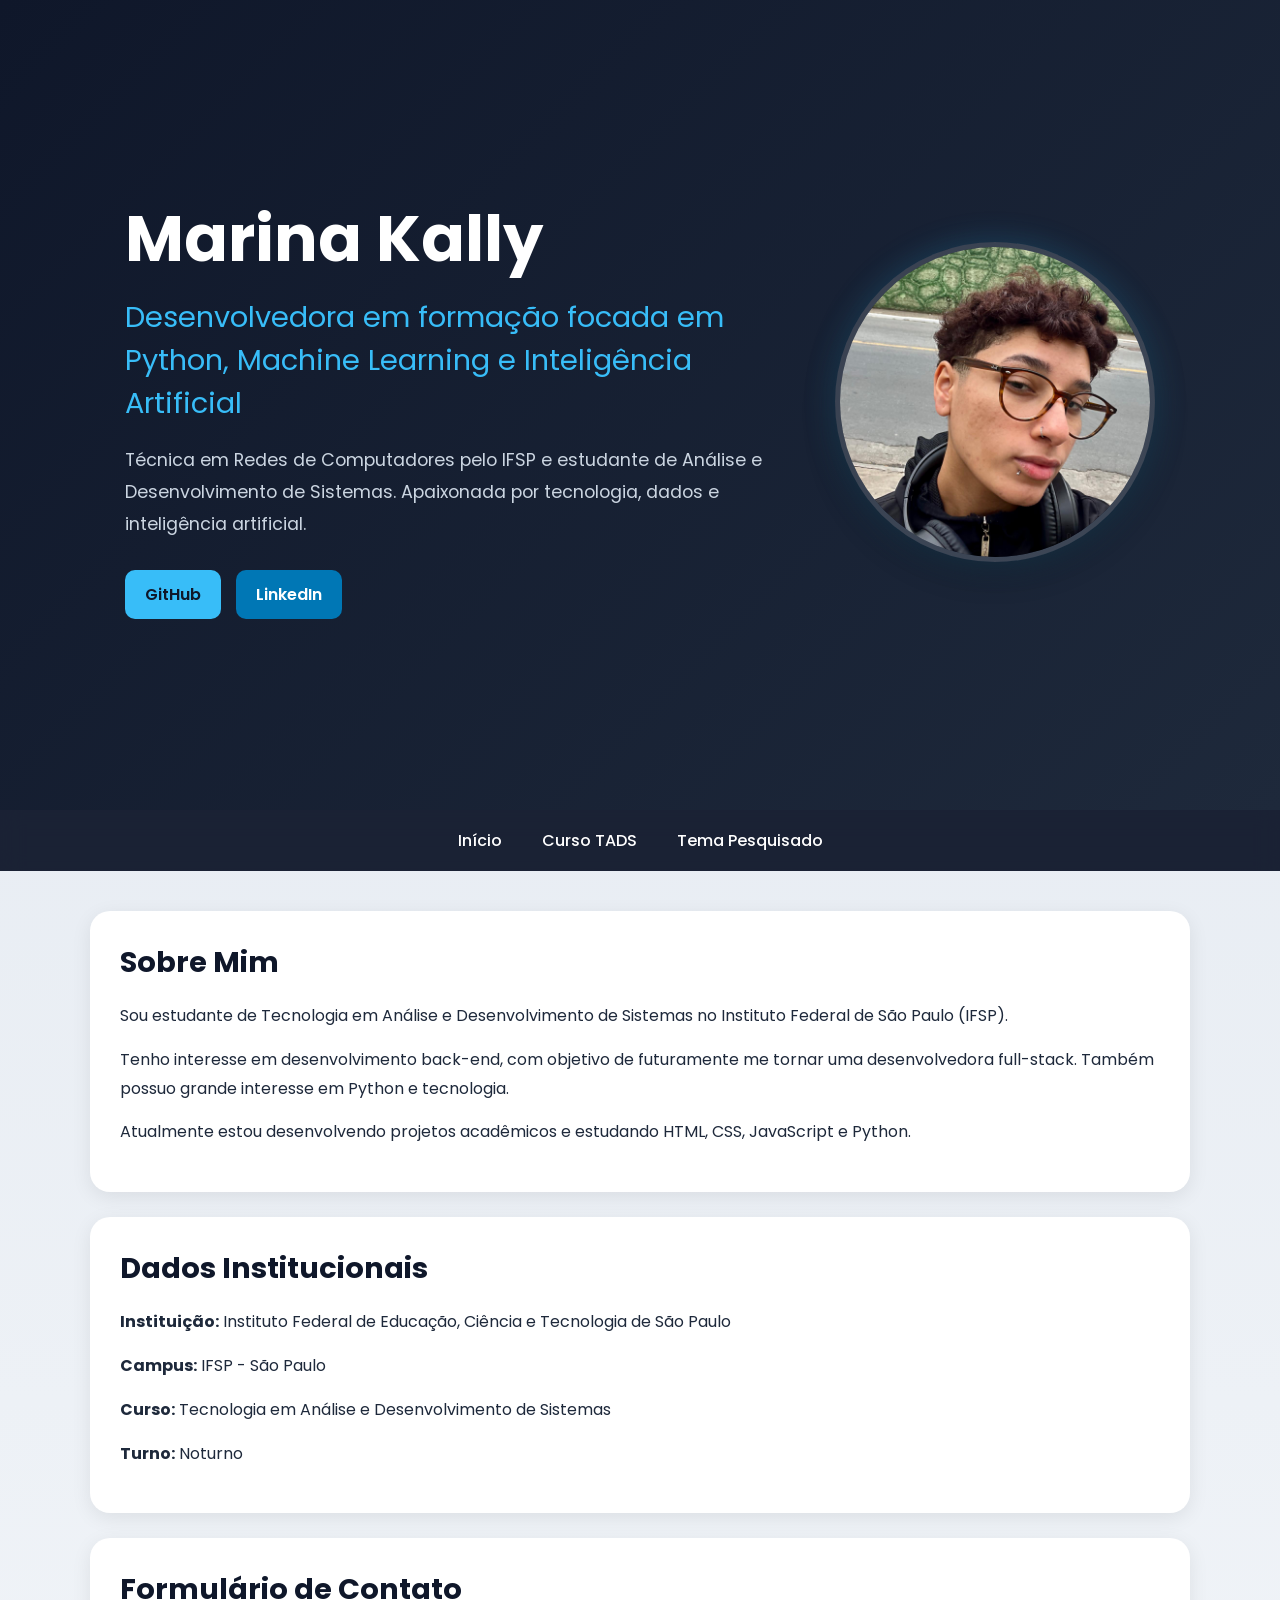
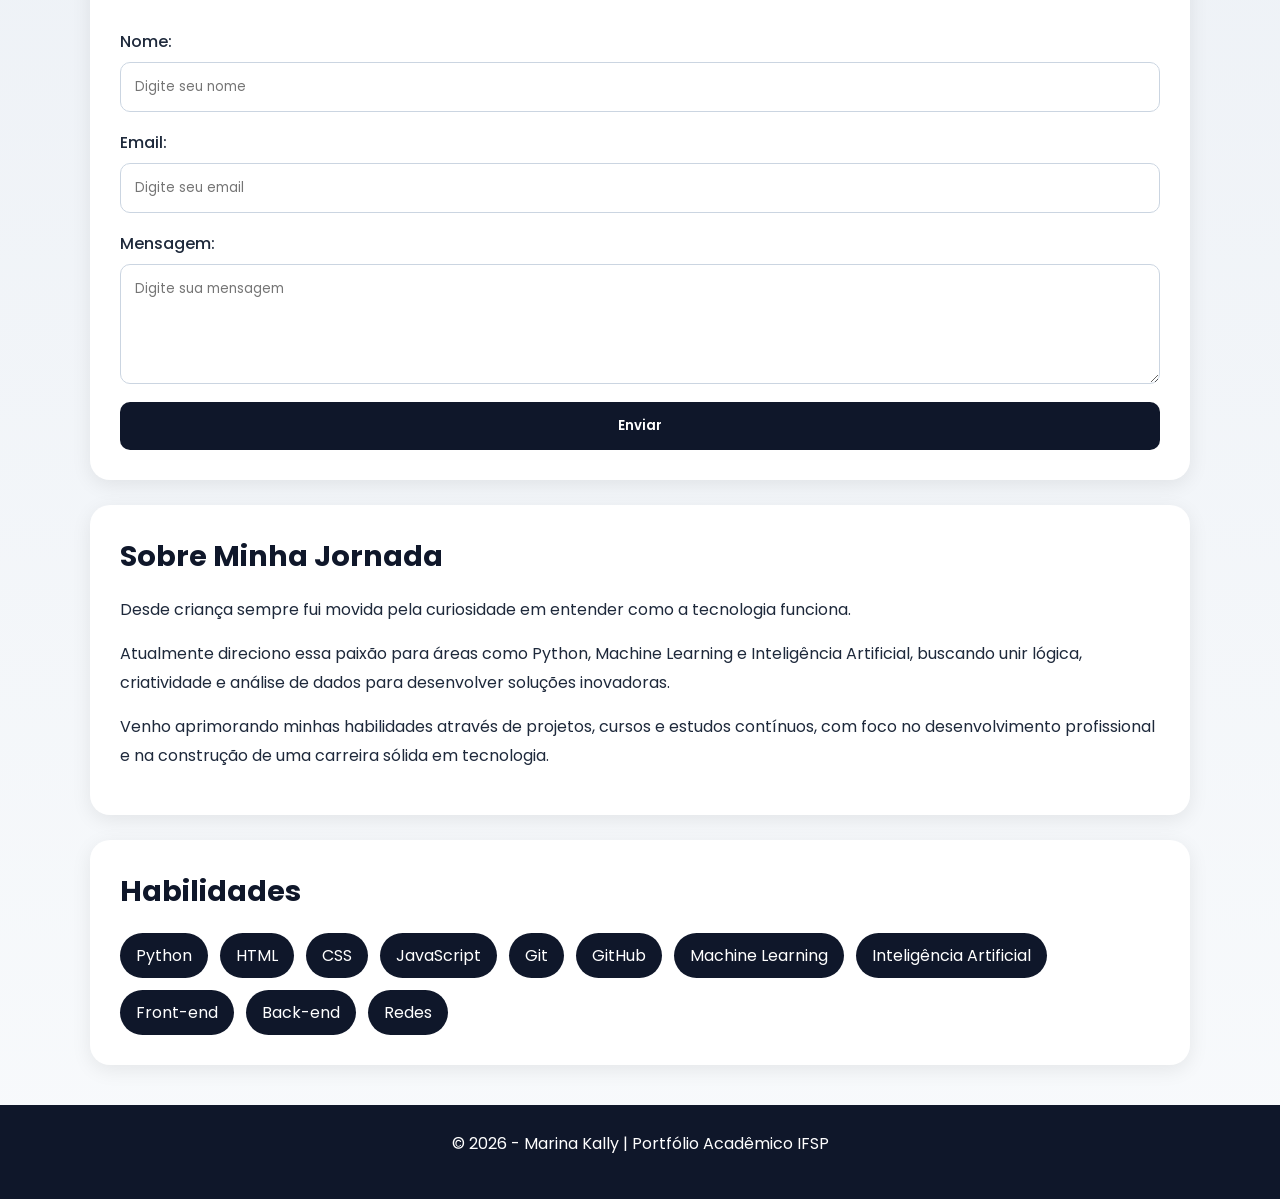
<file: index.html>
<!DOCTYPE html>
<html lang="pt-br">

<head>
    <meta charset="UTF-8">
    <meta name="viewport" content="width=device-width, initial-scale=1.0">

    <title>Portfólio - Marina Kally</title>

    <link rel="stylesheet" href="style.css">

    <!-- Fonte -->
    <link rel="preconnect" href="https://fonts.googleapis.com">
    <link rel="preconnect" href="https://fonts.gstatic.com" crossorigin>

    <link href="https://fonts.googleapis.com/css2?family=Poppins:wght@300;400;500;600;700&display=swap"
        rel="stylesheet">
</head>

<body>

    <!-- HERO SECTION -->

    <header class="hero">

        <div class="hero-content">

            <!-- TEXTO -->

            <div class="hero-text">

                <h1>Marina Kally</h1>

                <h2>
                    Desenvolvedora em formação focada em Python,
                    Machine Learning e Inteligência Artificial
                </h2>

                <p>
                    Técnica em Redes de Computadores pelo IFSP e estudante de
                    Análise e Desenvolvimento de Sistemas.
                    Apaixonada por tecnologia, dados e inteligência artificial.
                </p>

                <div class="hero-buttons">

                    <a class="botao"
                        href="https://github.com/marinakallybo"
                        target="_blank">

                        GitHub

                    </a>

                    <a class="botao linkedin"
                        href=""
                        target="_blank">

                        LinkedIn

                    </a>

                </div>

            </div>

            <!-- FOTO -->

            <div class="hero-image">

                <img src="imagens/perfil.jpg" alt="Foto de Marina">

            </div>

        </div>

    </header>

    <!-- MENU -->

    <nav>

        <a href="index.html">Início</a>
        <a href="curso.html">Curso TADS</a>
        <a href="tema.html">Tema Pesquisado</a>

    </nav>

    <!-- CONTEÚDO -->

    <main>

        <!-- SOBRE -->

        <section class="card">

            <h2>Sobre Mim</h2>

            <p>
                Sou estudante de Tecnologia em Análise e Desenvolvimento de Sistemas
                no Instituto Federal de São Paulo (IFSP).
            </p>

            <p>
                Tenho interesse em desenvolvimento back-end, com objetivo de futuramente
                me tornar uma desenvolvedora full-stack.
                Também possuo grande interesse em Python e tecnologia.
            </p>

            <p>
                Atualmente estou desenvolvendo projetos acadêmicos e estudando
                HTML, CSS, JavaScript e Python.
            </p>

        </section>

        <!-- DADOS INSTITUCIONAIS -->

        <section class="card">

            <h2>Dados Institucionais</h2>

            <p>
                <strong>Instituição:</strong>
                Instituto Federal de Educação, Ciência e Tecnologia de São Paulo
            </p>

            <p>
                <strong>Campus:</strong>
                IFSP - São Paulo
            </p>

            <p>
                <strong>Curso:</strong>
                Tecnologia em Análise e Desenvolvimento de Sistemas
            </p>

            <p>
                <strong>Turno:</strong>
                Noturno
            </p>

        </section>

        <!-- FORMULÁRIO -->

        <section class="card">

            <h2>Formulário de Contato</h2>

            <form>

                <label>Nome:</label>

                <input type="text" placeholder="Digite seu nome">

                <label>Email:</label>

                <input type="email" placeholder="Digite seu email">

                <label>Mensagem:</label>

                <textarea placeholder="Digite sua mensagem"></textarea>

                <button type="submit">Enviar</button>

            </form>

        </section>

        <!-- JORNADA -->

        <section class="card">

            <h2>Sobre Minha Jornada</h2>

            <p>
                Desde criança sempre fui movida pela curiosidade em entender
                como a tecnologia funciona.
            </p>

            <p>
                Atualmente direciono essa paixão para áreas como Python,
                Machine Learning e Inteligência Artificial, buscando unir
                lógica, criatividade e análise de dados para desenvolver
                soluções inovadoras.
            </p>

            <p>
                Venho aprimorando minhas habilidades através de projetos,
                cursos e estudos contínuos, com foco no desenvolvimento
                profissional e na construção de uma carreira sólida em tecnologia.
            </p>

        </section>

        <!-- HABILIDADES -->

        <section class="card">

            <h2>Habilidades</h2>

            <div class="skills">

                <span>Python</span>
                <span>HTML</span>
                <span>CSS</span>
                <span>JavaScript</span>
                <span>Git</span>
                <span>GitHub</span>
                <span>Machine Learning</span>
                <span>Inteligência Artificial</span>
                <span>Front-end</span>
                <span>Back-end</span>
                <span>Redes</span>

            </div>

        </section>

    </main>

    <!-- FOOTER -->

    <footer>

        <p>
            © 2026 - Marina Kally | Portfólio Acadêmico IFSP
        </p>

    </footer>

</body>

</html>
</file>
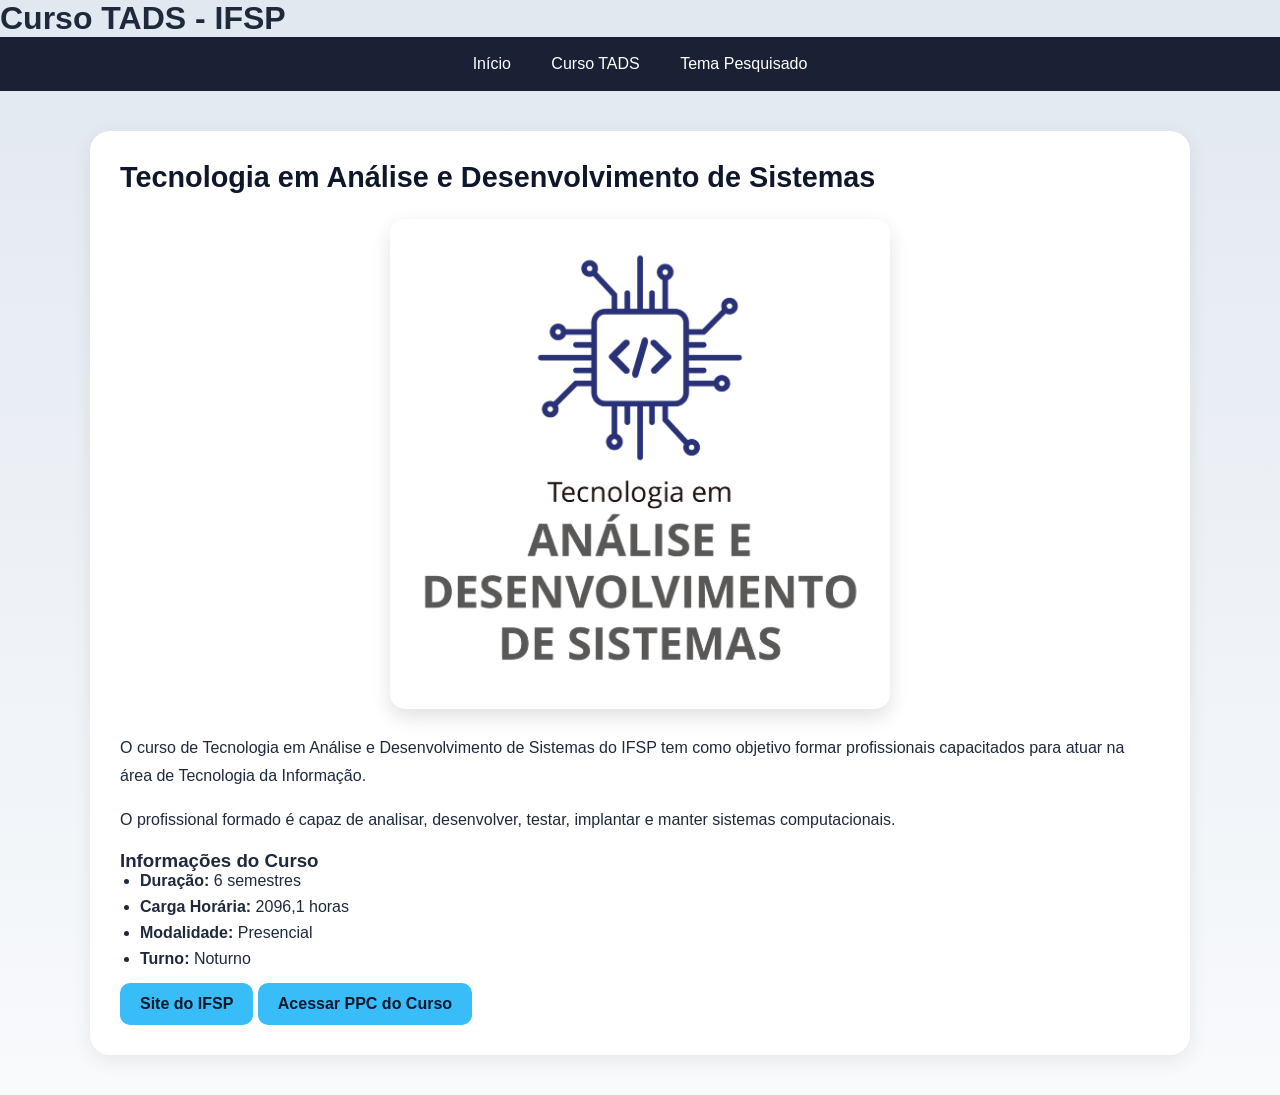
<file: curso.html>
<!DOCTYPE html>
<html lang="pt-br">
<head>
    <meta charset="UTF-8">
    <meta name="viewport" content="width=device-width, initial-scale=1.0">
    <title>Curso TADS</title>
    <link rel="stylesheet" href="style.css">
</head>
<body>

    <header>
        <h1>Curso TADS - IFSP</h1>
    </header>

    <nav>
        <a href="index.html">Início</a>
        <a href="curso.html">Curso TADS</a>
        <a href="tema.html">Tema Pesquisado</a>
    </nav>

    <main>

        <section class="card">
            <h2>Tecnologia em Análise e Desenvolvimento de Sistemas</h2>

            <img src="imagens/tads.jpg" alt="Curso TADS">

            <p>
                O curso de Tecnologia em Análise e Desenvolvimento de Sistemas
                do IFSP tem como objetivo formar profissionais capacitados para
                atuar na área de Tecnologia da Informação.
            </p>

            <p>
                O profissional formado é capaz de analisar, desenvolver,
                testar, implantar e manter sistemas computacionais.
            </p>

            <h3>Informações do Curso</h3>

            <ul>
                <li><strong>Duração:</strong> 6 semestres</li>
                <li><strong>Carga Horária:</strong> 2096,1 horas</li>
                <li><strong>Modalidade:</strong> Presencial</li>
                <li><strong>Turno:</strong> Noturno</li>
            </ul>

            <a class="botao"
               href="https://spo.ifsp.edu.br/"
               target="_blank">
               Site do IFSP
            </a>

            <a class="botao"
               href="https://drive.ifsp.edu.br/s/QEEiBhCZ0JmbmNB?dir=/&editing=false&openfile=true"
               target="_blank">
               Acessar PPC do Curso
            </a>

        </section>

    </main>

</body>
</html>
</file>
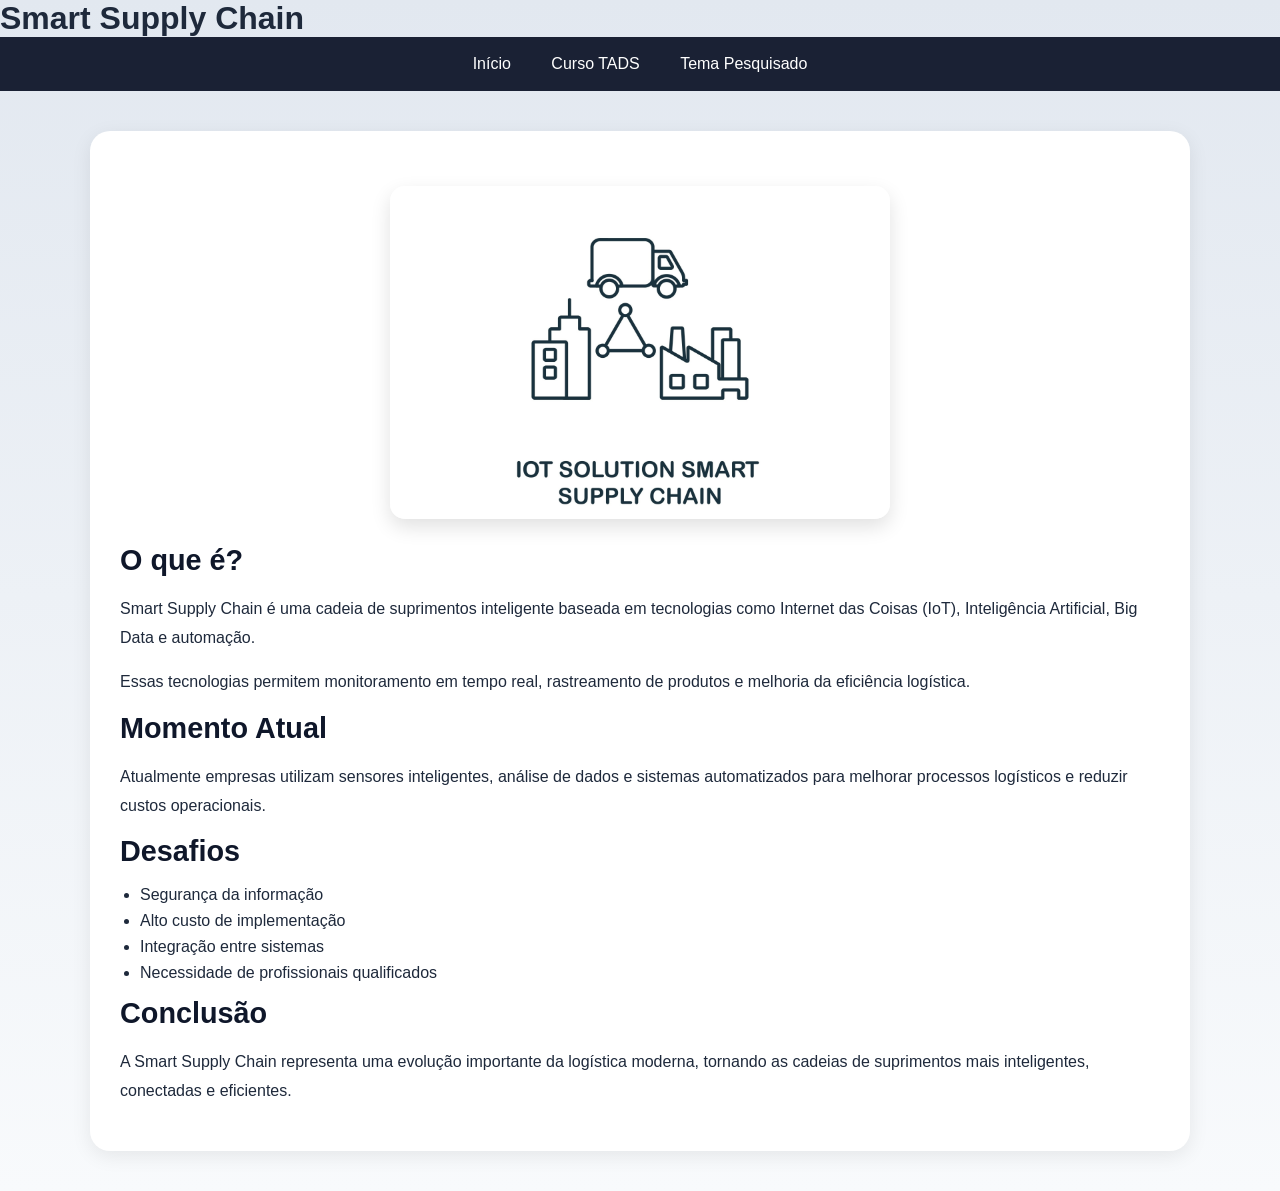
<file: tema.html>
<!DOCTYPE html>
<html lang="pt-br">
<head>
    <meta charset="UTF-8">
    <meta name="viewport" content="width=device-width, initial-scale=1.0">
    <title>Smart Supply Chain</title>
    <link rel="stylesheet" href="style.css">
</head>
<body>

    <header>
        <h1>Smart Supply Chain</h1>
    </header>

    <nav>
        <a href="index.html">Início</a>
        <a href="curso.html">Curso TADS</a>
        <a href="tema.html">Tema Pesquisado</a>
    </nav>

    <main>

        <section class="card">

            <img src="imagens/supplychain.jpg" alt="Smart Supply Chain">

            <h2>O que é?</h2>

            <p>
                Smart Supply Chain é uma cadeia de suprimentos inteligente
                baseada em tecnologias como Internet das Coisas (IoT),
                Inteligência Artificial, Big Data e automação.
            </p>

            <p>
                Essas tecnologias permitem monitoramento em tempo real,
                rastreamento de produtos e melhoria da eficiência logística.
            </p>

            <h2>Momento Atual</h2>

            <p>
                Atualmente empresas utilizam sensores inteligentes,
                análise de dados e sistemas automatizados para melhorar
                processos logísticos e reduzir custos operacionais.
            </p>

            <h2>Desafios</h2>

            <ul>
                <li>Segurança da informação</li>
                <li>Alto custo de implementação</li>
                <li>Integração entre sistemas</li>
                <li>Necessidade de profissionais qualificados</li>
            </ul>

            <h2>Conclusão</h2>

            <p>
                A Smart Supply Chain representa uma evolução importante
                da logística moderna, tornando as cadeias de suprimentos
                mais inteligentes, conectadas e eficientes.
            </p>

        </section>

    </main>

</body>
</html>
</file>
<file: style.css>
*{
    margin: 0;
    padding: 0;
    box-sizing: border-box;
}

/* SCROLL SUAVE */

html{
    scroll-behavior: smooth;
}

/* BODY */

body{
    font-family: 'Poppins', sans-serif;
    background: linear-gradient(to bottom, #e2e8f0, #f8fafc);
    color: #1e293b;
}

/* HERO */

.hero{
    min-height: 90vh;

    display: flex;
    align-items: center;
    justify-content: center;

    padding: 50px;

    background: linear-gradient(135deg, #0f172a, #1e293b);

    color: white;

    animation: aparecerTopo 1s ease;
}

.hero-content{
    display: flex;
    align-items: center;
    justify-content: space-between;

    gap: 60px;
    flex-wrap: wrap;
}

.hero-text{
    max-width: 650px;
}

.hero h1{
    font-size: 4rem;
    margin-bottom: 10px;
    font-weight: 700;
}

.hero h2{
    color: #38bdf8;
    margin-bottom: 20px;
    font-weight: 400;
    line-height: 1.5;
}

.hero p{
    font-size: 1.1rem;
    line-height: 1.8;
    color: #cbd5e1;
}

/* FOTO PERFIL */

.hero-image img{
    width: 320px;
    height: 320px;

    object-fit: cover;

    border-radius: 50%;

    border: 5px solid rgba(255,255,255,0.15);

    box-shadow:
        0px 10px 30px rgba(0,0,0,0.35),
        0px 0px 30px rgba(56,189,248,0.25);

    transition: 0.4s;
}

/* IMAGENS DOS CARDS */

.card img{
    width: 70%;
    max-width: 500px;

    display: block;

    margin: 25px auto;

    border-radius: 15px;

    box-shadow: 0px 8px 20px rgba(0,0,0,0.12);

    transition: 0.4s;
}

.card img:hover{
    transform: scale(1.03);

    box-shadow: 0px 15px 30px rgba(0,0,0,0.18);
}

.hero-image img:hover{
    transform: scale(1.03);
}

/* BOTÕES */

.hero-buttons{
    margin-top: 30px;

    display: flex;
    gap: 15px;
    flex-wrap: wrap;
}

.botao{
    display: inline-block;

    background-color: #38bdf8;
    color: #0f172a;

    padding: 12px 20px;

    text-decoration: none;

    border-radius: 10px;

    font-weight: 600;

    transition: 0.3s;
}

.botao:hover{
    transform: scale(1.05);
    background-color: #7dd3fc;
}

.linkedin{
    background-color: #0077b5;
    color: white;
}

.linkedin:hover{
    background-color: #0099e6;
}

/* NAVBAR */

nav{
    background-color: rgba(15, 23, 42, 0.95);

    padding: 18px;

    text-align: center;

    position: sticky;
    top: 0;
    z-index: 1000;

    backdrop-filter: blur(10px);
}

nav a{
    color: white;

    text-decoration: none;

    margin: 0 18px;

    font-weight: 500;

    transition: 0.3s;
}

nav a:hover{
    color: #38bdf8;
    letter-spacing: 1px;
}

/* MAIN */

main{
    width: 90%;
    max-width: 1100px;

    margin: 40px auto;
}

/* CARDS */

.card{
    background-color: white;

    padding: 30px;

    margin-bottom: 25px;

    border-radius: 20px;

    box-shadow: 0px 5px 20px rgba(0,0,0,0.08);

    animation: subir 0.8s ease;

    transition: transform 0.3s,
                box-shadow 0.3s;

    overflow: hidden;
}

.card:hover{
    transform: translateY(-8px) scale(1.01);

    box-shadow: 0px 12px 30px rgba(0,0,0,0.15);
}

/* TEXTOS */

h2{
    margin-bottom: 18px;

    color: #0f172a;

    font-size: 1.8rem;
}

p{
    margin-bottom: 15px;
    line-height: 1.8;
}

ul{
    margin-left: 20px;
    margin-bottom: 15px;
}

li{
    margin-bottom: 8px;
}

/* FORMULÁRIO */

form{
    display: flex;
    flex-direction: column;
}

label{
    margin-bottom: 8px;
    font-weight: 500;
}

input,
textarea{
    padding: 14px;

    margin-bottom: 18px;

    border: 1px solid #cbd5e1;

    border-radius: 10px;

    font-family: 'Poppins', sans-serif;

    transition: 0.3s;
}

textarea{
    min-height: 120px;
    resize: vertical;
}

input:focus,
textarea:focus{
    outline: none;

    border: 1px solid #38bdf8;

    box-shadow: 0 0 10px rgba(56,189,248,0.4);
}

/* BOTÃO FORM */

button{
    background-color: #0f172a;

    color: white;

    border: none;

    padding: 14px;

    border-radius: 10px;

    cursor: pointer;

    font-family: 'Poppins', sans-serif;
    font-weight: 600;

    transition: 0.3s;
}

button:hover{
    background-color: #1e293b;

    transform: scale(1.02);
}

/* SKILLS */

.skills{
    display: flex;
    flex-wrap: wrap;

    gap: 12px;

    margin-top: 20px;
}

.skills span{
    background: #0f172a;

    color: white;

    padding: 10px 16px;

    border-radius: 30px;

    transition: 0.3s;
}

.skills span:hover{
    transform: translateY(-3px);

    background: #38bdf8;
    color: #0f172a;
}

/* FOOTER */

footer{
    background: #0f172a;

    color: white;

    text-align: center;

    padding: 25px;

    margin-top: 40px;
}

/* ANIMAÇÕES */

@keyframes subir{

    from{
        opacity: 0;
        transform: translateY(30px);
    }

    to{
        opacity: 1;
        transform: translateY(0);
    }

}

@keyframes aparecerTopo{

    from{
        opacity: 0;
        transform: translateY(-30px);
    }

    to{
        opacity: 1;
        transform: translateY(0);
    }

}

/* RESPONSIVIDADE */

@media(max-width: 768px){

    .hero{
        padding: 30px;
        text-align: center;
    }

    .hero-content{
        flex-direction: column-reverse;
    }

    .hero h1{
        font-size: 2.5rem;
    }

    .hero h2{
        font-size: 1.2rem;
    }

    .hero-buttons{
        justify-content: center;
    }

    .hero-image img{
        width: 220px;
        height: 220px;
    }

    nav a{
        display: inline-block;
        margin: 8px;
    }

    .card{
        padding: 22px;
    }

}
</file>
